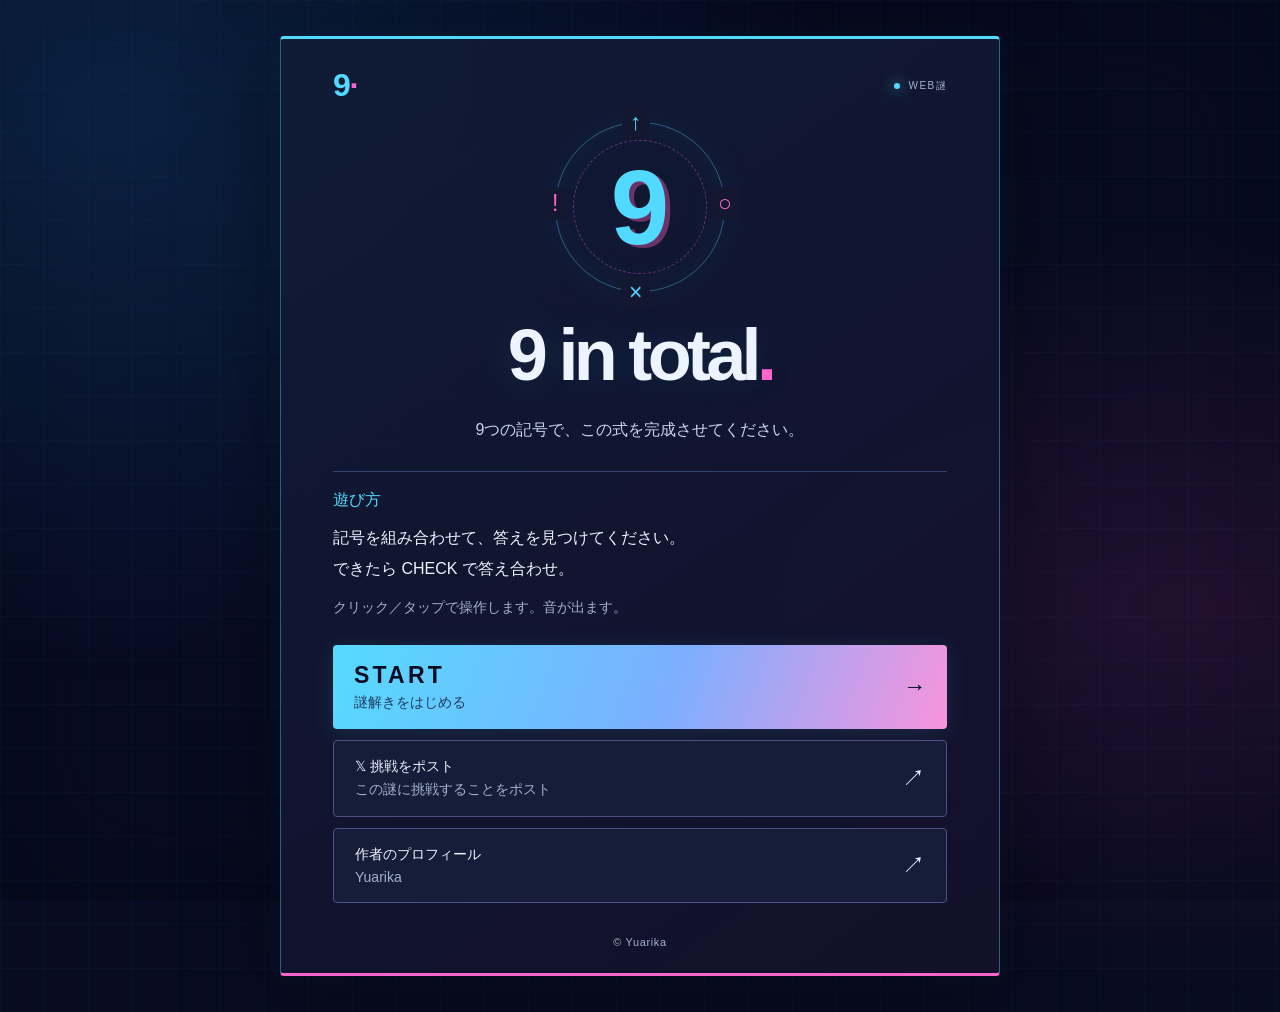
<file: index.html>
<!doctype html>
<html lang="ja"><head><meta charset="utf-8"><meta name="viewport" content="width=device-width,initial-scale=1"><meta name="theme-color" content="#080c22"><meta name="description" content="9つの記号で、ひとつの等式を完成させるWeb謎。"><link rel="icon" href="icon.svg" type="image/svg+xml"><link rel="stylesheet" href="style.css?v=20261119-colors"><script src="config.js" defer></script><script src="site.js" defer></script><title>9 in total.</title><!-- SHARE-META:START -->
<meta property="og:type" content="website">
<meta property="og:title" content="9 in total.">
<meta property="og:description" content="9つの記号で、ひとつの等式を完成させるWeb謎。">
<meta property="og:url" content="https://yuarika.github.io/NineInTotal/">
<link rel="canonical" href="https://yuarika.github.io/NineInTotal/">
<meta property="og:image" content="https://yuarika.github.io/NineInTotal/thumbnail.png">
<meta property="og:image:type" content="image/png">
<meta property="og:image:width" content="1200">
<meta property="og:image:height" content="628">
<meta property="og:image:alt" content="Web謎 9 in total. サムネイル">
<meta name="twitter:card" content="summary_large_image">
<meta name="twitter:title" content="9 in total.">
<meta name="twitter:description" content="9つの記号で、ひとつの等式を完成させるWeb謎。">
<meta name="twitter:image" content="https://yuarika.github.io/NineInTotal/thumbnail.png">
<meta name="twitter:image:alt" content="Web謎 9 in total. サムネイル">
<!-- SHARE-META:END -->
</head><body class="start-page"><main class="start-card">
<header class="start-header"><a class="brand" href="index.html">9<span>·</span></a><span class="online"><i></i> WEB謎</span></header>
<section class="hero"><div class="hero-orbit" aria-hidden="true"><span class="orbit-symbol">↑</span><span class="orbit-symbol">○</span><span class="orbit-symbol">×</span><span class="orbit-symbol">!</span><b>9</b></div><h1>9 in total<span>.</span></h1><p>9つの記号で、この式を完成させてください。</p></section>

<section class="about"><h2>遊び方</h2><p>記号を組み合わせて、答えを見つけてください。<br>できたら CHECK で答え合わせ。</p><p class="about-note">クリック／タップで操作します。音が出ます。</p></section>
<nav class="start-actions" aria-label="メニュー"><a class="action primary start-button" href="game.html"><span><strong>START</strong><small>謎解きをはじめる</small></span><b>→</b></a><a class="action" data-post="challenge" target="_blank" rel="noopener noreferrer"><span><strong>𝕏 挑戦をポスト</strong><small>この謎に挑戦することをポスト</small></span><b>↗</b></a><a class="action" href="https://yuarika.github.io/Yuarika_Profile/" target="_blank" rel="noopener noreferrer"><span><strong>作者のプロフィール</strong><small>Yuarika</small></span><b>↗</b></a></nav><footer>© Yuarika</footer></main></body></html>
</file>
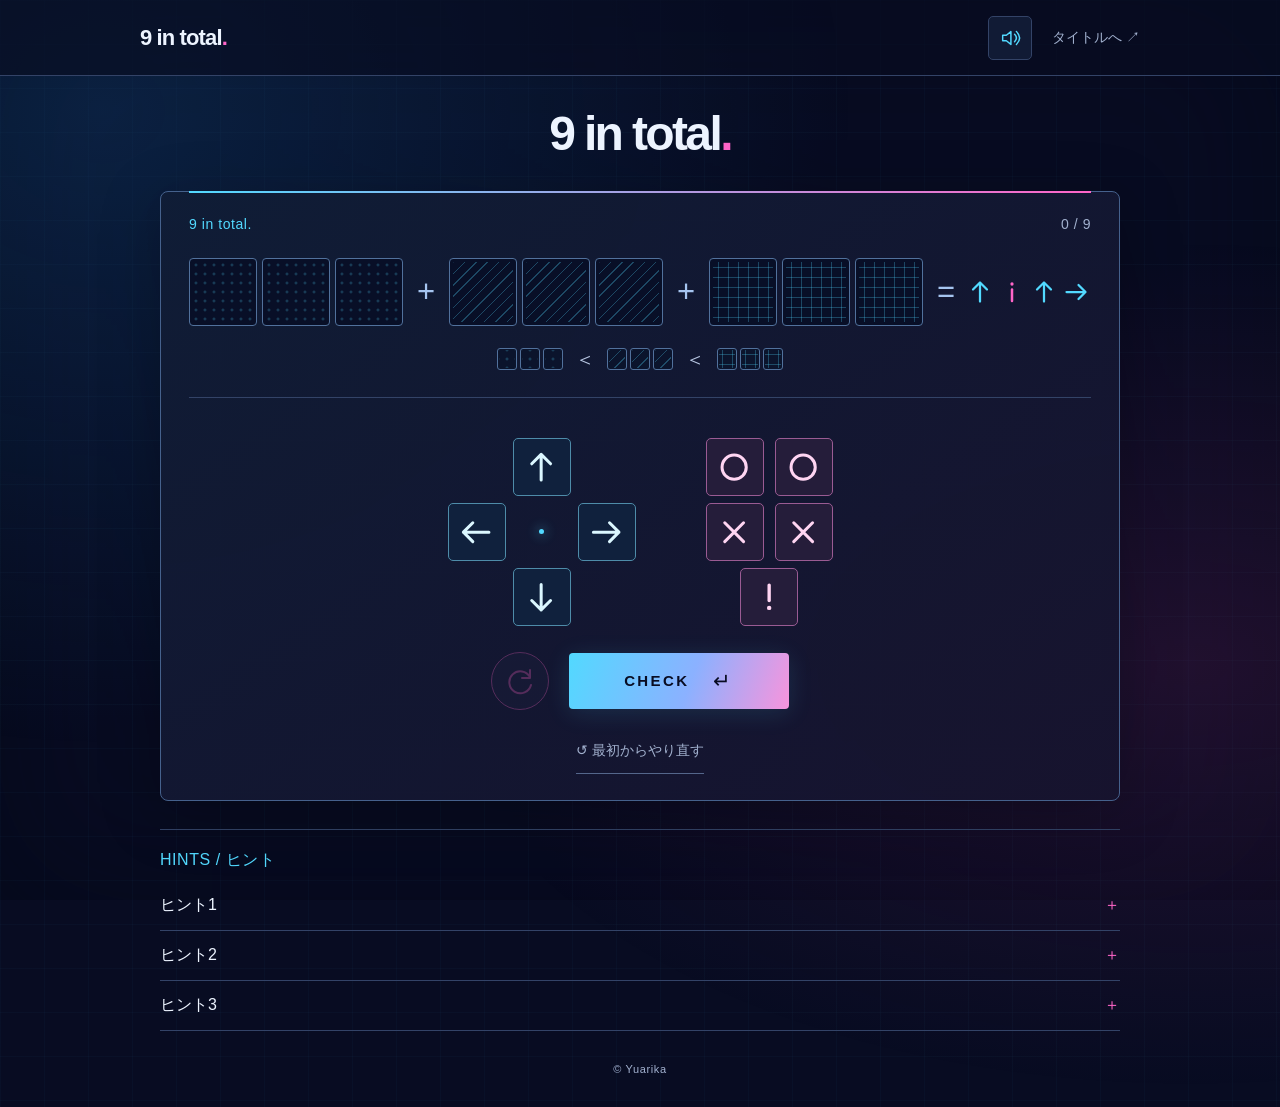
<file: game.html>
<!doctype html>
<html lang="ja"><head><meta charset="utf-8"><meta name="viewport" content="width=device-width,initial-scale=1"><meta name="theme-color" content="#080c22"><meta name="description" content="9つの記号で、ひとつの等式を完成させるWeb謎。"><link rel="icon" href="icon.svg" type="image/svg+xml"><link rel="stylesheet" href="style.css?v=20261119-colors"><script src="config.js" defer></script><script src="site.js" defer></script><title>9 in total. — GAME</title><script src="sound.js" defer></script><script src="game.js?v=20261119-colors" defer></script><!-- SHARE-META:START -->
<meta property="og:type" content="website">
<meta property="og:title" content="9 in total.">
<meta property="og:description" content="9つの記号で、ひとつの等式を完成させるWeb謎。">
<meta property="og:url" content="https://yuarika.github.io/NineInTotal/">
<link rel="canonical" href="https://yuarika.github.io/NineInTotal/">
<meta property="og:image" content="https://yuarika.github.io/NineInTotal/thumbnail.png">
<meta property="og:image:type" content="image/png">
<meta property="og:image:width" content="1200">
<meta property="og:image:height" content="628">
<meta property="og:image:alt" content="Web謎 9 in total. サムネイル">
<meta name="twitter:card" content="summary_large_image">
<meta name="twitter:title" content="9 in total.">
<meta name="twitter:description" content="9つの記号で、ひとつの等式を完成させるWeb謎。">
<meta name="twitter:image" content="https://yuarika.github.io/NineInTotal/thumbnail.png">
<meta name="twitter:image:alt" content="Web謎 9 in total. サムネイル">
<!-- SHARE-META:END -->
</head><body class="game-page">
<header class="page-header"><a class="brand" href="index.html">9 in total<span>.</span></a><div class="header-actions"><button id="sound-toggle" class="sound-toggle" type="button" aria-label="効果音をオフにする" aria-pressed="false"><svg viewBox="0 0 24 24" aria-hidden="true"><path d="M4 9H8L13 5V19L8 15H4Z"/><path class="sound-waves" d="M17 8Q21 12 17 16M19 5Q26 12 19 19"/></svg></button><a class="back-link" href="index.html">タイトルへ ↗</a></div></header>
<main id="game-main" class="game-main"><h1 class="game-title">9 in total<span>.</span></h1>
    <section class="puzzle" aria-label="記号を並べる謎">
      <div class="section-meta"><span>9 in total.</span><span id="counter">0 / 9</span></div>
      <div id="equation" class="equation" role="group" aria-label="3マス 足す 3マス 足す 3マス イコール 上矢印、逆さのびっくりマーク、上矢印、右矢印"></div>
      <div class="order-clue" aria-label="ドット模様の数 ＜ 斜線模様の数 ＜ 格子模様の数"><span class="pattern-word order-0" aria-hidden="true"><i class="pattern-key"></i><i class="pattern-key"></i><i class="pattern-key"></i></span><span aria-hidden="true">＜</span><span class="pattern-word order-1" aria-hidden="true"><i class="pattern-key"></i><i class="pattern-key"></i><i class="pattern-key"></i></span><span aria-hidden="true">＜</span><span class="pattern-word order-2" aria-hidden="true"><i class="pattern-key"></i><i class="pattern-key"></i><i class="pattern-key"></i></span></div>
      <div class="workbench"><div id="tray" class="tray" role="group" aria-label="使える9つの記号"></div></div>
      <div class="action-controls"><div class="puzzle-controls"><button id="rotate" class="rotate-button" type="button" aria-label="選択した記号を回転" disabled><svg viewBox="0 0 32 32" aria-hidden="true"><path d="M26 12A11 11 0 1 0 27 20M26 5V13H18"/></svg></button></div>
      <button id="check" class="check-button" type="button">CHECK <span aria-hidden="true">↵</span></button></div>
      <p id="status" class="status" role="status" aria-live="polite"></p>
      <button id="reset" class="reset" type="button">↺ 最初からやり直す</button>
    </section>
    <section class="hints" aria-labelledby="hints-title">
      <div class="section-meta"><h2 id="hints-title">HINTS / ヒント</h2></div>
      <details class="hint"><summary>ヒント1 <span aria-hidden="true">＋</span></summary><p>3つの□には、3文字の数字が入ります。</p></details>
      <details class="hint"><summary>ヒント2 <span aria-hidden="true">＋</span></summary><p>タイトルと同じ言語で考えてみましょう。</p></details>
      <details class="hint"><summary>ヒント3 <span aria-hidden="true">＋</span></summary><p>矢印は『方角』を表しています。</p></details>
    </section>


</main>
<section id="success" class="clear-panel" hidden role="dialog" aria-modal="true" aria-labelledby="clear-title" aria-describedby="clear-answer"><div class="clear-card"><p class="clear-eyebrow">GAME CLEAR</p><h2 id="clear-title" tabindex="-1">謎を解き明かした！</h2><div class="clear-answer" id="clear-answer"><p>one <span>＋</span> two <span>＋</span> six</p><strong>1 ＋ 2 ＋ 6 ＝ 9</strong><small>1 ＜ 2 ＜ 6</small></div><div class="clear-actions"><a class="action primary" data-post="clear" target="_blank" rel="noopener noreferrer">𝕏 クリアをポスト ↗</a><a class="action" href="https://yuarika.github.io/Web_Puzzles/" target="_blank" rel="noopener noreferrer">ほかのWeb謎を遊ぶ ↗</a><a class="action" href="https://yuarika.github.io/Yuarika_Profile/" target="_blank" rel="noopener noreferrer">プロフィール ↗</a></div><div class="clear-bottom"><a href="index.html">タイトルへ戻る</a><button id="retry" type="button">もう一度遊ぶ</button></div></div></section>
<footer>© Yuarika</footer></body></html>
</file>
<file: style.css>
@charset "UTF-8";
:root{--bg:#080c22;--panel:#111831;--ink:#edf4ff;--muted:#a2b1cf;--blue:#52d9ff;--pink:#ff65c8;--line:#334367;font-family:"Yu Gothic","Hiragino Kaku Gothic ProN",Meiryo,sans-serif;color:var(--ink);background:var(--bg);font-synthesis:none;color-scheme:dark}
*{box-sizing:border-box}body{margin:0;min-height:100dvh;background:radial-gradient(ellipse at 8% 10%,#11427266,transparent 45%),radial-gradient(ellipse at 93% 60%,#67205744,transparent 45%),linear-gradient(#52d9ff07 1px,transparent 1px),linear-gradient(90deg,#52d9ff07 1px,transparent 1px);background-size:auto,auto,44px 44px,44px 44px}body:before{content:"";position:fixed;inset:0;pointer-events:none;box-shadow:inset 0 0 150px #02051480;z-index:-1}button,a,summary{-webkit-tap-highlight-color:transparent}button{font:inherit;color:inherit;cursor:pointer;touch-action:manipulation}button:disabled{cursor:default}a{color:inherit;text-decoration:none}button:focus-visible,a:focus-visible,summary:focus-visible{outline:3px solid var(--pink);outline-offset:5px}[hidden]{display:none!important}button{border-radius:6px}footer{text-align:center;color:var(--muted);font-size:11px;padding:32px 20px;letter-spacing:.06em}.brand{font-size:22px;letter-spacing:-.04em;font-weight:800}.brand span,h1>span{color:var(--pink)}.page-header{height:76px;border-bottom:1px solid var(--line);display:flex;justify-content:space-between;align-items:center;padding:0 max(24px,calc((100vw - 1000px)/2));background:#080c22aa}.back-link{font-size:12px;color:var(--muted)}
/* Start screen */
.start-page{padding:36px 20px}.start-card{position:relative;max-width:720px;margin:auto;padding:28px 52px 0;background:linear-gradient(145deg,#101c36ed,#15112bea);border:1px solid #52d9ff65;border-top:3px solid var(--blue);border-bottom:3px solid var(--pink);box-shadow:0 24px 100px #0006,0 0 36px #52d9ff0c;border-radius:4px}.start-header{display:flex;justify-content:space-between;align-items:center}.start-header .brand{font-size:32px;color:var(--blue)}.online{font-size:10px;letter-spacing:.14em;color:var(--muted);display:flex;align-items:center;gap:9px}.online i{width:6px;height:6px;background:var(--blue);box-shadow:0 0 14px var(--blue);border-radius:50%}.hero{text-align:center;padding-top:10px}.hero-orbit{width:170px;height:170px;position:relative;margin:8px auto 22px;border:1px solid #52d9ff60;border-radius:50%;display:grid;place-items:center;box-shadow:0 0 40px #52d9ff0d,inset 0 0 40px #52d9ff0d}.hero-orbit:before{content:"";position:absolute;inset:17px;border:1px dashed #ff65c860;border-radius:50%;transform:rotate(25deg)}.hero-orbit b{font-size:105px;line-height:1;font-weight:800;color:var(--blue);text-shadow:5px 3px 0 #ff65c860}.orbit-symbol{position:absolute;background:#13172f;padding:3px 8px;font-size:23px;color:var(--pink)}.orbit-symbol:nth-child(1){top:-17px;left:66px;color:var(--blue)}.orbit-symbol:nth-child(2){right:-16px;top:64px}.orbit-symbol:nth-child(3){bottom:-18px;left:65px;color:var(--blue)}.orbit-symbol:nth-child(4){left:-12px;top:64px}.hero h1{font:800 clamp(46px,8vw,72px)/1.15 "Arial",sans-serif;letter-spacing:-.065em;margin:0 0 18px;text-shadow:0 0 40px #52d9ff22}.hero>p{font-size:13px;line-height:1.9;color:#cad6ee;margin:0 0 26px}.about{margin:24px 0}.about h2{font-size:12px;color:var(--blue);margin:0 0 12px}.about p{font-size:13px;line-height:1.9;margin:0}.about .about-note{font-size:11px;color:var(--muted);margin-top:10px}.start-actions{display:grid;gap:11px}.action{min-height:55px;padding:17px 21px;border:1px solid #4b5182;background:#151d38;display:flex;justify-content:center;align-items:center;font-size:13px;transition:border-color .2s,transform .2s,background .2s;border-radius:4px;cursor:pointer}.action:hover{border-color:var(--pink);background:#221f43;transform:translateY(-2px)}.action.primary{background:linear-gradient(110deg,#55daff,#7cafff 55%,#f894dc);color:#080c22;border:0;font-weight:800;box-shadow:0 4px 24px #52d9ff20}.action.primary:hover{background:linear-gradient(110deg,#92e8ff,#a1c2ff 55%,#ffb1e8)}.start-actions .action{justify-content:space-between;text-align:left}.start-actions .action strong,.start-actions .action small{display:block}.start-actions .action strong{font-size:14px;font-weight:600}.start-actions .action small{font-size:10px;margin-top:5px;color:var(--muted)}.start-actions .primary small{color:#203b60}.start-actions .primary strong{font-size:23px;letter-spacing:.14em}.start-actions .action>b{font-size:23px;font-weight:400}.start-card footer{margin-top:8px;padding:25px 0}
/* Puzzle */
.game-main{max-width:1020px;padding:32px 30px 0;margin:auto}.game-title{text-align:center;font:800 clamp(30px,5vw,48px)/1.1 Arial,sans-serif;letter-spacing:-.055em;margin:0 0 30px}.puzzle{border:1px solid #45618c;background:linear-gradient(145deg,#101d36ef,#17142fee);padding:24px 28px 26px;border-radius:8px;box-shadow:0 12px 60px #0004;position:relative}.puzzle:before{content:"";height:2px;background:linear-gradient(90deg,var(--blue),var(--pink));position:absolute;top:-1px;left:28px;right:28px}.section-meta{display:flex;align-items:center;justify-content:space-between;font-size:11px;color:var(--muted);letter-spacing:.04em}.section-meta>span:first-child{color:var(--blue)}.equation{display:flex;align-items:center;justify-content:center;gap:clamp(6px,1.1vw,14px);margin:26px 0 0}.word{display:grid;grid-template-columns:repeat(3,minmax(0,1fr));gap:5px;flex:1;min-width:0}.slot{width:100%;aspect-ratio:1;border:1px solid #51719c;background:#080f27;border-radius:4px;padding:0;display:grid;place-items:center;position:relative;transition:background .15s,border-color .15s,box-shadow .15s}.slot:empty:after{content:"";width:3px;height:3px;background:#7084a9;border-radius:50%}.slot.filled{background:#101f3d;border-color:var(--blue)}.slot.selected,.piece.selected{border-color:var(--pink);box-shadow:0 0 0 2px var(--pink),0 0 20px #ff65c833;background:#302047}.slot.drop-target{background:#173c55;box-shadow:0 0 0 2px var(--blue)}.operator{font:normal clamp(18px,3vw,31px) Arial,sans-serif;flex:none;color:#a5c4ef}.total{font:800 clamp(36px,6vw,64px)/1 Arial,sans-serif;min-width:36px;color:var(--pink);text-shadow:0 0 22px #ff65c833}.order-clue{display:flex;align-items:center;justify-content:center;gap:23px;margin:22px auto 28px;color:#b8c7e3;font-size:17px}.mini-word{display:flex;gap:4px}.mini-word i{width:14px;height:14px;border:1px solid #5d7fa5}.workbench{padding-top:18px;border-top:1px solid var(--line)}.tray{--piece-size:58px;display:flex;align-items:center;justify-content:center;gap:clamp(24px,7vw,70px);margin:22px 0 26px}.compass{display:grid;grid-template-columns:repeat(3,var(--piece-size));grid-template-rows:repeat(3,var(--piece-size));gap:7px;grid-template-areas:". north ." "west . east" ". south ."}.compass:after{content:"";grid-area:2/2;width:5px;height:5px;background:var(--blue);box-shadow:0 0 12px var(--blue);border-radius:50%;place-self:center;pointer-events:none}.compass #piece-0{grid-area:north}.compass #piece-1{grid-area:south}.compass #piece-2{grid-area:west}.compass #piece-3{grid-area:east}.other-symbols{display:grid;grid-template-columns:repeat(2,var(--piece-size));grid-template-rows:repeat(3,var(--piece-size));gap:7px 11px}.other-symbols #piece-8{grid-column:1/-1;width:var(--piece-size);justify-self:center}.piece{width:100%;aspect-ratio:1;background:#10213d;border:1px solid #4e8ca9;border-radius:5px;padding:0;display:grid;place-items:center;position:relative}.other-symbols .piece{border-color:#9a5b93;background:#251d3a}.piece:hover:not(:disabled),.slot:hover:not(:disabled){border-color:var(--pink)}.piece:disabled{background:#0c1329;border:1px dashed #33405e}.piece:disabled:after{content:"";width:4px;height:4px;border-radius:50%;background:#53668c}.symbol{width:72%;height:72%;display:block;overflow:visible;pointer-events:none;color:#dbf7ff}.other-symbols .symbol{color:#ffd5f2}.symbol path,.symbol circle{stroke:currentColor;stroke-width:4.5;fill:none;stroke-linecap:round;stroke-linejoin:round}.symbol .bang-dot{stroke:none;fill:currentColor}.symbol .bang-stem{stroke-width:5}.status{text-align:center;font-size:12px;line-height:1.9;color:var(--blue);min-height:23px;margin:16px 0 0}.status.error{color:#ffa3d9}.reset{display:block;background:none;border:0;border-bottom:1px solid #54668b;border-radius:0;font-size:11px;padding:6px 0;margin:20px auto 0;color:var(--muted)}.hints{margin:28px 0 0;border-top:1px solid var(--line);padding-top:20px}.hints h2{font:inherit;font-size:12px;margin:0;color:var(--blue)}.hints>.section-meta{margin-bottom:10px}.hint{border-bottom:1px solid var(--line);font-size:12px}.hint p{margin:0 0 20px;padding:15px 16px;background:#1c2545;border-left:2px solid var(--pink);line-height:1.9;font-size:12px}
/* Full-screen clear result, following the reference's card and action hierarchy. */
.solved{overflow:hidden}.clear-panel{position:fixed;inset:0;z-index:80;display:grid;place-items:center;padding:28px 20px;overflow-y:auto;overscroll-behavior:contain;background:#05091bf2;backdrop-filter:blur(12px);text-align:center;animation:appear .45s ease both}.clear-card{width:min(760px,100%);padding:40px 42px;border:1px solid var(--blue);border-top:3px solid var(--blue);border-bottom:3px solid var(--pink);background:radial-gradient(ellipse at 10% 0,#163960,#14152e 75%);box-shadow:0 0 0 5px #11152c,0 0 0 6px #805585,0 20px 80px #0009;animation:rise .5s ease both}.clear-eyebrow{font:700 13px Arial,sans-serif;color:var(--blue);letter-spacing:.3em;margin:0 0 20px}.clear-card h2{font-weight:500;letter-spacing:.07em;font-size:clamp(24px,4vw,37px);margin:0 0 26px;line-height:1.6}.clear-card h2:focus{outline:0}.clear-answer{padding:24px 12px;background:#080e25;border:1px solid #4c638c;box-shadow:inset 0 0 40px #52d9ff08;margin-bottom:18px}.clear-answer p{font:600 clamp(24px,4vw,38px) Arial,sans-serif;letter-spacing:-.04em;margin:0 0 18px}.clear-answer p span{color:var(--pink);font-weight:400}.clear-answer strong{display:block;font:700 clamp(25px,4.5vw,43px) Arial,sans-serif;color:var(--blue)}.clear-answer small{display:block;margin-top:16px;font-size:13px;color:var(--muted)}.clear-actions{display:grid;grid-template-columns:1fr 1fr;gap:12px}.clear-actions .primary{grid-column:1/-1}.clear-bottom{display:flex;justify-content:center;gap:28px;margin-top:24px;font-size:11px;color:var(--muted)}.clear-bottom button{border:0;border-bottom:1px solid #66769d;border-radius:0;background:none;padding:0 0 4px;font-size:inherit}.clear-bottom a{border-bottom:1px solid #66769d;padding-bottom:4px}@keyframes appear{from{opacity:0}to{opacity:1}}@keyframes rise{from{opacity:0;transform:translateY(20px)}to{opacity:1;transform:none}}
@media(max-width:620px){.start-page{padding:16px 14px}.start-card{padding:20px 24px 0}.hero-orbit{width:140px;height:140px;margin:12px auto 24px}.hero-orbit b{font-size:86px}.orbit-symbol:nth-child(1){left:51px}.orbit-symbol:nth-child(2){top:49px}.orbit-symbol:nth-child(3){left:50px}.orbit-symbol:nth-child(4){top:49px}.hero h1{font-size:48px}.hero>p{font-size:11px}.about p{font-size:12px}.page-header{height:62px;padding:0 20px}.brand{font-size:19px}.back-link{font-size:10px}.game-main{padding:25px 14px 0}.game-title{font-size:32px;margin-bottom:24px}.puzzle{padding:19px 14px 22px}.equation{gap:4px;margin-top:24px}.word{gap:3px}.operator{font-size:16px}.total{font-size:32px;min-width:20px}.order-clue{gap:16px;font-size:14px;margin:22px 0 25px}.mini-word{gap:3px}.mini-word i{width:12px;height:12px}.tray{--piece-size:44px;gap:24px;margin:22px 0}.compass{gap:6px}.other-symbols{gap:6px 8px}.status{font-size:11px;min-height:40px}.clear-panel{padding:20px 16px}.clear-card{padding:27px 18px}.clear-card h2{font-size:24px;margin-bottom:20px}.clear-eyebrow{font-size:11px}.clear-answer{padding:22px 8px}.clear-actions{grid-template-columns:1fr;gap:10px}.clear-actions .primary{grid-column:auto}.clear-actions .action{font-size:12px;min-height:50px}.clear-bottom{gap:24px}}
@media(max-width:350px){.tray{--piece-size:39px;gap:16px}.start-card{padding-inline:18px}.hero h1{font-size:42px}.game-main{padding-inline:10px}.puzzle{padding-inline:10px}.equation{gap:3px}.word{gap:2px}.operator{font-size:14px}}
@media(prefers-reduced-motion:reduce){*,*:before,*:after{animation:none!important;transition:none!important;scroll-behavior:auto!important}}

.header-actions{display:flex;align-items:center;gap:20px}.sound-toggle{width:38px;height:38px;display:grid;place-items:center;padding:8px;border:1px solid var(--line);border-radius:5px;background:#111b35;color:var(--blue)}.sound-toggle svg{width:22px;height:22px;overflow:visible}.sound-toggle path{fill:none;stroke:currentColor;stroke-width:1.6;stroke-linecap:round;stroke-linejoin:round}.sound-toggle.muted{color:var(--muted)}.sound-toggle.muted .sound-waves{display:none}.sound-toggle.muted:after{content:"";position:absolute;width:23px;height:1px;background:var(--pink);transform:rotate(-45deg)}
.puzzle-controls{display:flex;justify-content:center;margin:10px 0 24px}.rotate-button{width:58px;height:58px;display:grid;place-items:center;padding:11px;background:#212442;border:1px solid var(--pink);color:var(--pink);border-radius:50%;box-shadow:0 0 20px #ff65c815;transition:opacity .15s,box-shadow .15s,background .15s}.rotate-button svg{width:32px;height:32px;fill:none;stroke:currentColor;stroke-width:2;stroke-linecap:round;stroke-linejoin:round}.rotate-button:disabled{opacity:.28;box-shadow:none}.rotate-button:hover:not(:disabled){box-shadow:0 0 20px #ff65c844;background:#362746}.rotate-button:active:not(:disabled) svg{transform:rotate(35deg)}
.check-button{display:flex;align-items:center;justify-content:center;gap:24px;min-height:56px;min-width:220px;margin:0 auto;padding:16px 34px;border:0;border-radius:4px;background:linear-gradient(110deg,var(--blue),#8bb1ff 55%,#f894dc);color:#080c22;font:bold 15px Arial,sans-serif;letter-spacing:.16em;box-shadow:0 4px 24px #52d9ff22}.check-button:hover{filter:brightness(1.15)}.check-button:active{transform:translateY(1px)}.check-button span{font-size:21px;line-height:1}.status{min-height:23px;margin:15px 0 0}.status:empty{margin:0;min-height:0}.status.error{font-weight:600;color:var(--pink);letter-spacing:.08em}.puzzle.incorrect{animation:reject .48s ease-in-out;box-shadow:0 0 24px #ff65c83d;border-color:var(--pink)}.clear-actions{margin-top:26px}.about{padding-top:18px;border-top:1px solid var(--line)}
@keyframes reject{0%,100%{transform:translateX(0)}20%,60%{transform:translateX(-7px)}40%,80%{transform:translateX(7px)}}
@media(max-width:620px){.header-actions{gap:13px}.sound-toggle{width:34px;height:34px;padding:6px}.puzzle-controls{margin:8px 0 22px}.rotate-button{width:54px;height:54px;padding:10px}.check-button{min-width:210px}.status{min-height:23px}.status:empty{min-height:0}.clear-actions{margin-top:24px}}
@media(prefers-reduced-motion:reduce){.puzzle.incorrect{animation:none}.rotate-button:active:not(:disabled) svg{transform:none}}

/* Fixed symbols on the right-hand side of the equation. */
.equation-result{display:flex;align-items:center;gap:10px;flex:none}.total.rhs-symbols{display:flex;align-items:center;gap:2px;min-width:0;font-size:initial;line-height:1;text-shadow:none}.rhs-symbol{display:block;width:30px;height:44px}.rhs-symbols .symbol{width:100%;height:100%;color:inherit}
@media(max-width:620px){.equation{display:grid;grid-template-columns:minmax(0,1fr) auto minmax(0,1fr) auto minmax(0,1fr);gap:5px}.equation-result{grid-column:1/-1;justify-self:center;gap:16px;margin-top:10px}.rhs-symbol{width:34px;height:42px}.equation-result>.operator{font-size:24px}}

/* Readable touch layout: one three-symbol term per row on phones. */
body{font-size:1rem}.hint summary{display:flex;justify-content:space-between;align-items:center;min-height:48px;padding:14px 0;cursor:pointer;list-style:none;font-size:1rem}.hint summary::-webkit-details-marker{display:none}.hint summary span{color:var(--pink)}.hint[open] summary span{transform:rotate(45deg)}.hint p{font-size:1rem}.section-meta{font-size:.875rem}.hints h2{font-size:1rem}.status{font-size:.875rem}.reset{font-size:.875rem;min-height:44px}.back-link{font-size:.875rem}.about h2,.about p,.hero>p{font-size:1rem}.about .about-note{font-size:.875rem}.start-actions .action small{font-size:.875rem}.clear-actions .action,.clear-bottom{font-size:.875rem}.action-controls{display:flex;justify-content:center;align-items:center;gap:20px;margin:12px auto 0}.action-controls .puzzle-controls{margin:0}.action-controls .check-button{margin:0}.sound-toggle{position:relative;min-width:44px;min-height:44px}
@media(max-width:620px){
 .page-header{height:58px;padding-inline:16px}.header-actions{gap:12px}.back-link{font-size:.875rem}.game-main{padding:18px 12px 0}.game-title{font-size:30px;margin-bottom:18px}.puzzle{padding:16px 12px 18px}.puzzle:before{left:12px;right:12px}.section-meta{font-size:.875rem}
 .equation{grid-template-columns:minmax(0,1fr) 26px;gap:8px 10px;max-width:236px;margin:18px auto 0}.equation>.word{grid-column:1;gap:6px}.equation>.operator{grid-column:2;font-size:27px;justify-self:center}.equation-result{grid-column:1/-1;justify-self:center;gap:14px;margin-top:2px}.slot{min-height:48px;border-radius:6px}.rhs-symbol{width:34px;height:38px}.order-clue{margin:14px 0 18px;gap:14px}.mini-word i{width:14px;height:14px}.workbench{padding-top:0}.tray{--piece-size:48px;gap:20px;margin:18px 0}.compass{gap:6px}.other-symbols{gap:6px 8px}.piece{min-height:44px}
 .action-controls{gap:16px;margin-top:4px}.action-controls .check-button{min-width:0;width:min(200px,55vw);min-height:56px;padding:14px 20px;font-size:1rem}.rotate-button{width:56px;height:56px}.status{font-size:.875rem}.status:empty{min-height:0}.reset{margin-top:14px}.hints{margin-top:22px}.hint p{font-size:1rem;line-height:1.8}.hint summary{min-height:52px}.start-card{padding-inline:20px}.hero h1{font-size:46px}.hero>p,.about p{font-size:1rem}.clear-actions .action{font-size:.875rem}.clear-card{padding:24px 16px}.clear-bottom{font-size:.875rem}
}
@media(max-width:360px){.tray{--piece-size:44px;gap:16px}.game-main{padding-inline:8px}.puzzle{padding-inline:10px}.equation{max-width:222px}.equation>.word{gap:5px}.action-controls{gap:14px}.hero h1{font-size:40px}}

/* Match each input group to the inequality by texture, including after placement. */
.order-0{--pattern:radial-gradient(circle,#52d9ff48 1.2px,transparent 1.4px);--pattern-size:9px 9px;--pattern-border:#51719c}.order-1{--pattern:repeating-linear-gradient(135deg,#52d9ff48 0 1px,transparent 1px 8px);--pattern-size:auto;--pattern-border:#51719c}.order-2{--pattern:linear-gradient(#52d9ff48 1px,transparent 1px),linear-gradient(90deg,#52d9ff48 1px,transparent 1px);--pattern-size:10px 10px;--pattern-border:#51719c}
.word .slot{border-color:var(--pattern-border);isolation:isolate}.word .slot:before,.pattern-key:before{content:"";position:absolute;inset:3px;background-image:var(--pattern);background-size:var(--pattern-size);background-position:center;pointer-events:none;z-index:0;border-radius:2px}.word .slot:empty:after{display:none}.word .slot .symbol{position:relative;z-index:1}.word .slot.filled{background-color:#0b1932}.word .slot.selected{border-color:var(--pink);background-color:#302047}.word .slot:focus-visible{outline-offset:4px}.equation{margin-bottom:0}.pattern-word{display:inline-flex;gap:3px}.pattern-key{display:block;position:relative;width:20px;height:22px;border:1px solid var(--pattern-border);border-radius:3px;background:#0b142c}.pattern-key:before{inset:1px}.order-clue{gap:12px;font-size:20px;color:#b8c7e3;margin:20px auto 24px}
@media(max-width:620px){.equation{grid-template-columns:minmax(0,1fr) 26px;max-width:236px;column-gap:10px}.equation>.word{gap:6px}.equation>.operator{grid-column:2}.equation-result{grid-column:1/-1;margin-top:2px}.order-clue{gap:8px;font-size:18px;margin:14px 0 18px}.pattern-key{width:18px;height:22px}}
@media(max-width:360px){.equation{max-width:222px}.equation>.word{gap:5px}}

.rhs-symbol.rhs-arrow{color:var(--blue)}.rhs-symbol.rhs-i{color:var(--pink)}
</file>
